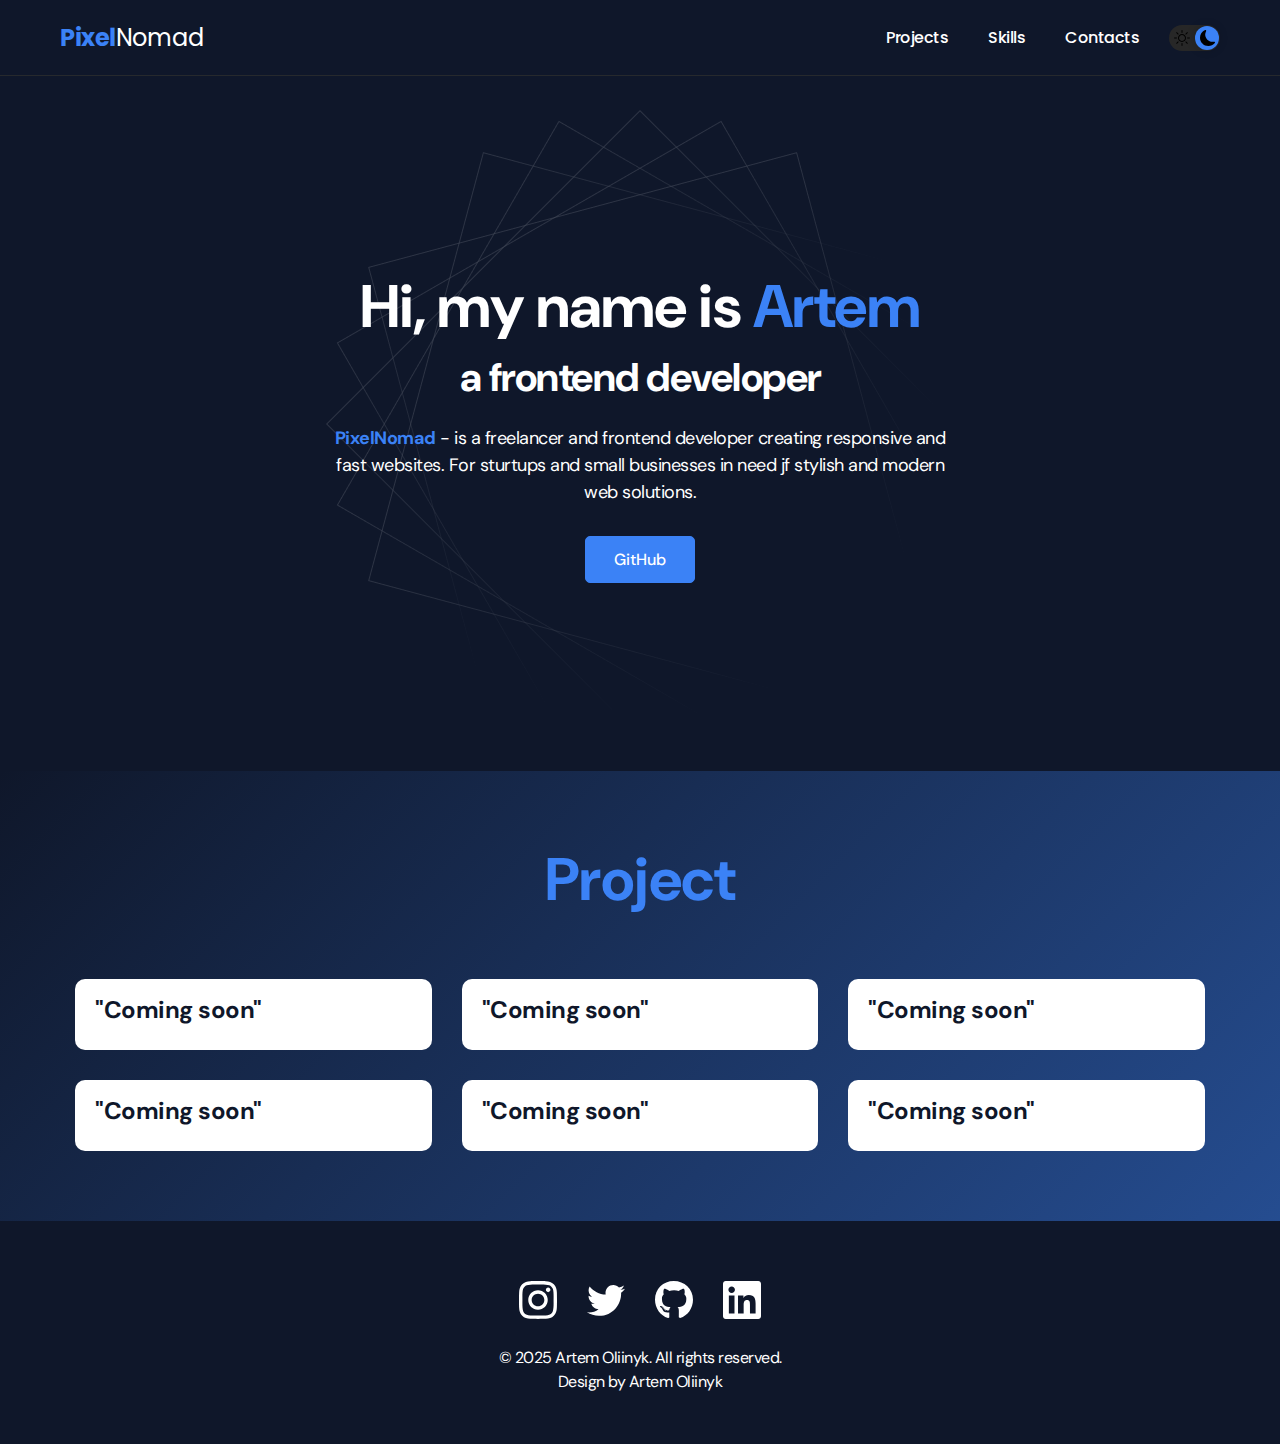
<file: index.html>
<!DOCTYPE html>
<html lang="en">

<head>
  <meta charset="UTF-8" />
  <meta name="viewport" content="width=device-width, initial-scale=1.0" />
  <title>ArtOliinyk-Portfolio</title>
  <link rel="stylesheet" href="css/main.css" />
  <link rel="stylesheet" href="css/reset.css" />
</head>

<body>

  <nav class="nav">
    <div class="container">
      <div class="nav-row">
        <a href="./index.html" class="logo"><strong>Pixel</strong>Nomad</a>

        <button class="white-mobe-btn white-mobe-btn--active">
          <img src="img/icons/sun.svg" alt="Dark mode" class="white-mode-btn__icon">
          <img src="img/icons/lun.svg" alt="Light mode" class="white-mode-btn__icon">
        </button>

        <ul class="nav-list">
          <li class="nav-list__item"><a href="index.html" class="nav-list__link">Projects</a></li>
          <li class="nav-list__item"><a href="skills.html" class="nav-list__link">Skills</a></li>
          <li class="nav-list__item"><a href="contacts.html" class="nav-list__link">Contacts</a></li>
        </ul>
      </div>
    </div>
  </nav>

  <header class="header">
    <div class="header__wrapper">
      <h1 class="header__title">
        <strong>Hi, my name is <em>Artem</em></strong><br>
        a frontend developer
      </h1>
      <div class="header__text">
        <p><strong>PixelNomad</strong> - is a freelancer and frontend developer creating responsive and fast websites.
          For
          sturtups and small businesses in need jf stylish and modern web solutions.</p>
      </div>
      <a href="https://github.com/ArtOleynik" class="btn">GitHub</a>
    </div>
  </header>

  <main class="section">
    <div class="container">
      <h2 class="title-1">Project</h2>
      <ul class="projects">
        <li class="project">
          <a href="project-page.html">
            <!--<img src="./img/projects/" alt="project img" class="project__img">-->
            <h3 class="project__title">"Coming soon"</h3>
          </a>
        </li>
        <li class="project">
          <a href="project-page.html">
            <!--<img src="./img/projects/" alt="project img" class="project__img">-->
            <h3 class="project__title">"Coming soon"</h3>
          </a>
        </li>
        <li class="project">
          <a href="project-page.html">
            <!--<img src="./img/projects/" alt="project img" class="project__img">-->
            <h3 class="project__title">"Coming soon"</h3>
          </a>
        </li>
        <li class="project">
          <a href="project-page.html">
            <!--<img src="./img/projects/" alt="project img" class="project__img">-->
            <h3 class="project__title">"Coming soon"</h3>
          </a>
        </li>
        <li class="project">
          <a href="project-page.html">
            <!--<img src="./img/projects/" alt="project img" class="project__img">-->
            <h3 class="project__title">"Coming soon"</h3>
          </a>
        </li>
        <li class="project">
          <a href="project-page.html">
            <!--<img src="./img/projects/" alt="project img" class="project__img">-->
            <h3 class="project__title">"Coming soon"</h3>
          </a>
        </li>
      </ul>
    </div>
  </main>

  <div class="footer">
    <div class="container">
      <div class="footer__wrapper">
        <ul class="social">
          <li class="social__item">
            <a href="https://www.instagram.com/01eyn1k?igsh=MXJoanZlOXhsYnFicQ%3D%3D&utm_source=qr" target="_blank">
              <img src="img/icons/instagram.svg" alt="Link">
            </a>
          </li>
          <li class="social__item">
            <a href="https://x.com/artoliinyk?s=21" target="_blank">
              <img src="img/icons/twitter.svg" alt="Link">
            </a>
          </li>
          <li class="social__item">
            <a href="https://github.com/ArtOleynik" target="_blank">
              <img src="img/icons/gitHub.svg" alt="Link">
            </a>
          </li>
          <li class="social__item">
            <a href="https://www.linkedin.com/in/artem-oliinyk-03243835a/" target="_blank">
              <img src="img/icons/linkedIn.svg" alt="Link">
            </a>
          </li>
        </ul>
        <div class="copyright">
          <p class="footer__text">© 2025 Artem Oliinyk. All rights reserved.</p>
          <p class="footer__text title">Design by Artem Oliinyk</p>
        </div>
      </div>
    </div>
  </div>

  <script src="js/main.js"></script>
</body>

</html>
</file>
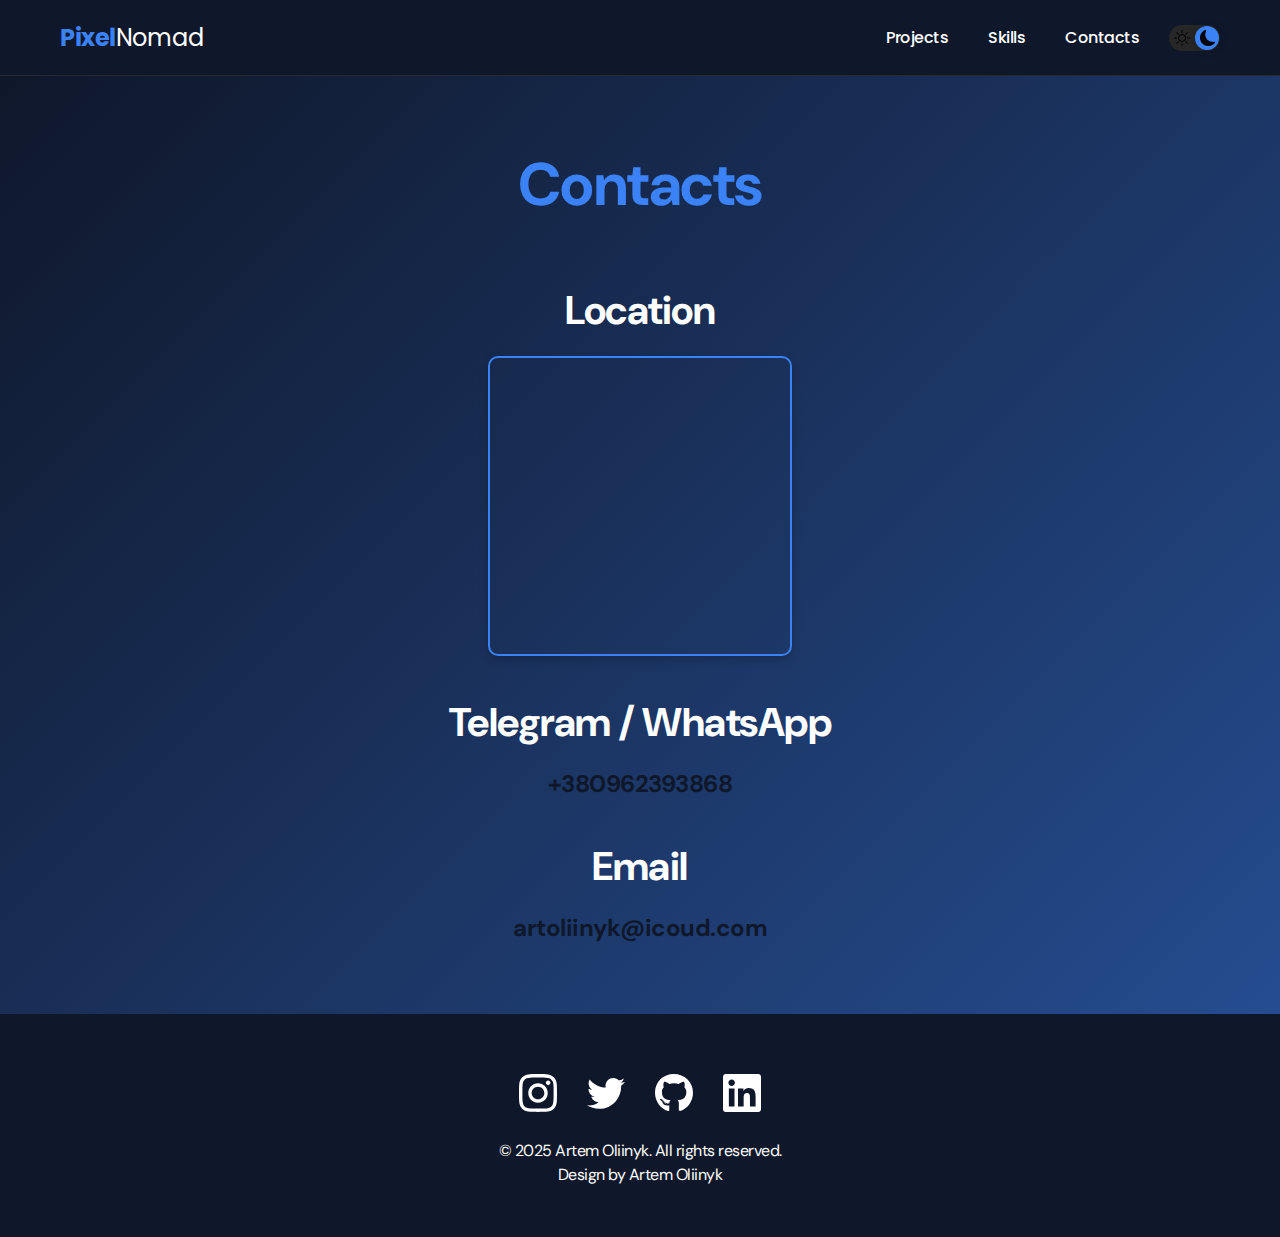
<file: contacts.html>
<!DOCTYPE html>
<html lang="en">

<head>
	<meta charset="UTF-8" />
	<meta name="viewport" content="width=device-width, initial-scale=1.0" />
	<title>ArtOliinyk-Portfolio</title>
	<link rel="stylesheet" href="css/main.css" />
</head>

<body>
	<nav class="nav">
		<div class="container">
			<div class="nav-row">
				<a href="./index.html" class="logo"><strong>Pixel</strong>Nomad</a>

				<button class="white-mobe-btn white-mobe-btn--active">
					<img src="img/icons/sun.svg" alt="Light mode" class="white-mode-btn__icon">
					<img src="img/icons/lun.svg" alt="Dark mode" class="white-mode-btn__icon">
				</button>

				<ul class="nav-list">
					<li class="nav-list__item"><a href="./index.html" class="nav-list__link">Projects</a></li>
					<li class="nav-list__item"><a href="./skills.html" class="nav-list__link">Skills</a></li>
					<li class="nav-list__item"><a href="./contacts.html" class="nav-list__link">Contacts</a></li>
				</ul>
			</div>
		</div>
	</nav>

	<main class="section">
		<div class="container">
			<h1 class="title-1">Contacts</h1>
			<ul class="content-list">
				<li class="content-list__item">
					<h2 class="title-2">Location</h2>
					<!-- Встраиваем карту Google Maps -->
					<div style="width: 100%; height: 300px;">
						<div class="map-container">
							<iframe
								src="https://www.google.com/maps/embed?pb=!1m14!1m12!1m3!1d43001.51430843275!2d34.04423993660332!3d47.653443443339135!2m3!1f0!2f0!3f0!3m2!1i1024!2i768!4f13.1!5e0!3m2!1sru!2sua!4v1744569698706!5m2!1sru!2sua"
								width="100%" height="300" style="border:0;" allowfullscreen="" loading="lazy"
								referrerpolicy="no-referrer-when-downgrade">
							</iframe>
						</div>
				</li>

				<li class="content-list__item">
					<h2 class="title-2">Telegram / WhatsApp</h2>
					<p><a href="tel:+380962393868">+380962393868</a></p>
				</li>

				<li class="content-list__item">
					<h2 class="title-2">Email</h2>
					<p><a href="mailto:artoliinyk@icoud.com">artoliinyk@icoud.com</a></p>

			</ul>
		</div>
	</main>

	<div class="footer">
		<div class="container">
			<div class="footer__wrapper">
				<ul class="social">
					<li class="social__item">
						<a href="#!"><img src="img/icons/instagram.svg" alt="Link"></a>
					</li>
					<li class="social__item">
						<a href="#!"><img src="img/icons/twitter.svg" alt="Link"></a>
					</li>
					<li class="social__item">
						<a href="#!"><img src="img/icons/gitHub.svg" alt="Link"></a>
					</li>
					<li class="social__item">
						<a href="#!"><img src="img/icons/linkedIn.svg" alt="Link"></a>
					</li>
				</ul>
				<div class="copyright">
					<p class="footer__text">© 2025 Artem Oliinyk. All rights reserved.</p>
					<p class="footer__text title">Design by Artem Oliinyk</p>
				</div>
			</div>
		</div>
	</div>


	<script src="./js/main.js"></script>
</body>

</html>
</file>
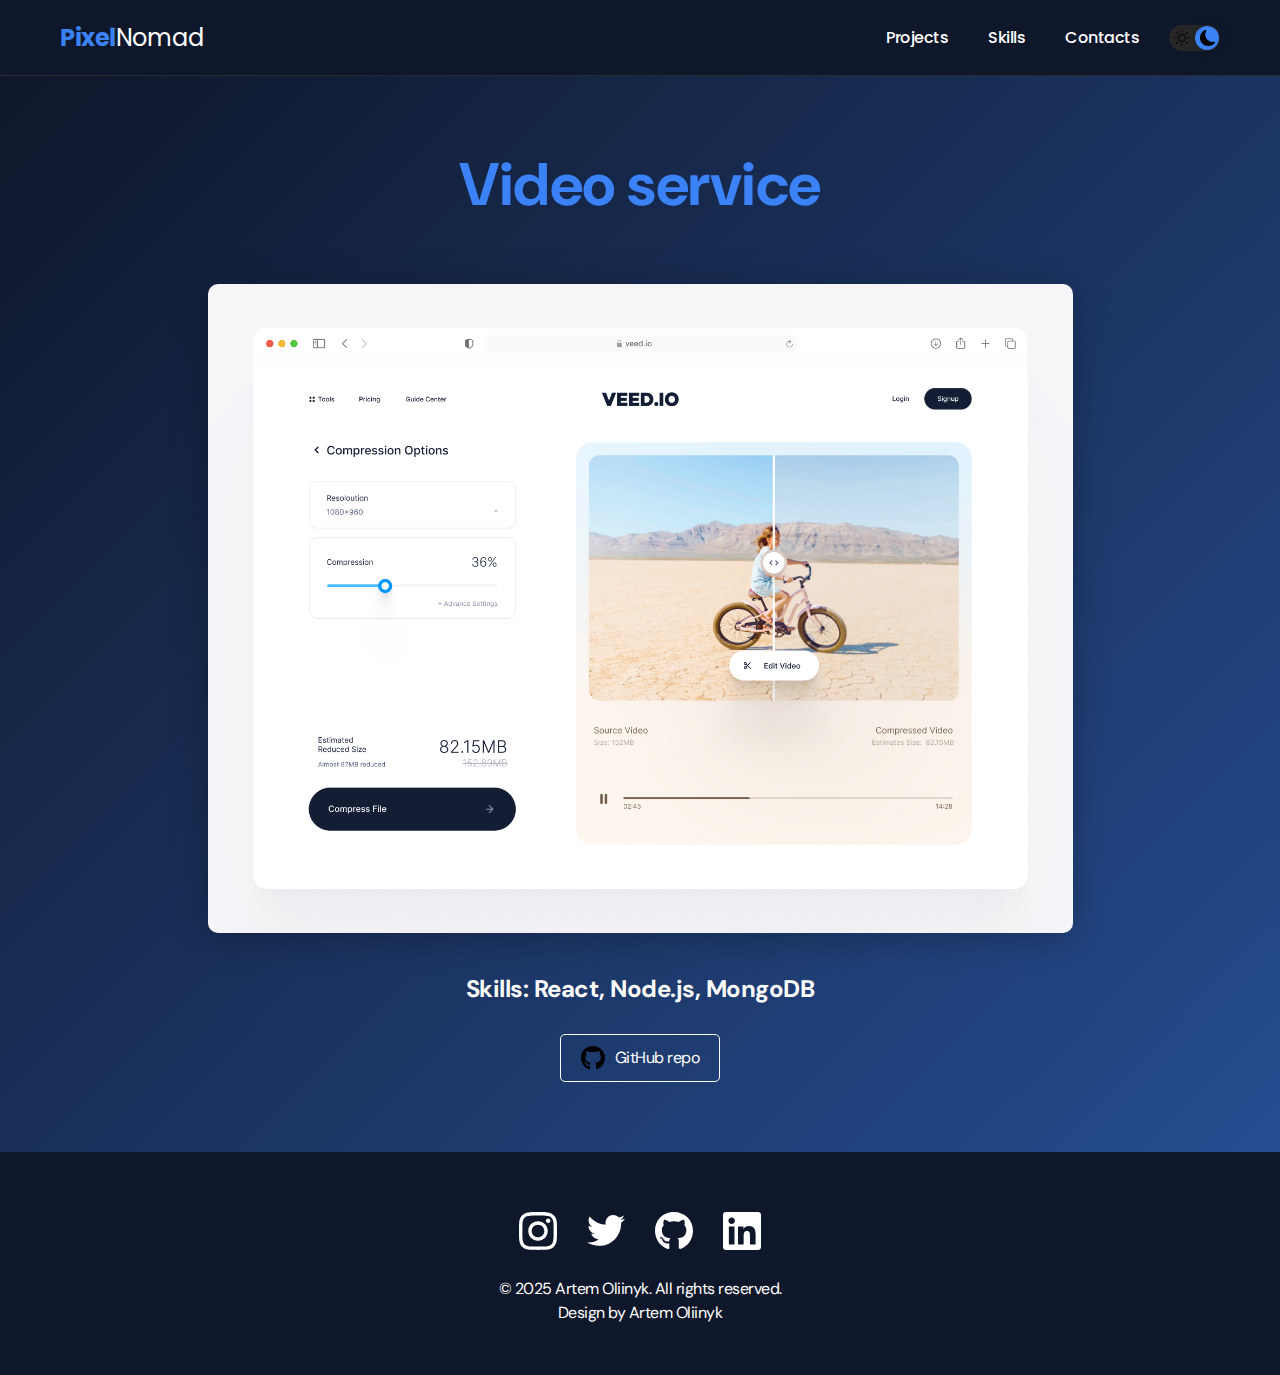
<file: project-page.html>
<!DOCTYPE html>
<html lang="en">

<head>
	<meta charset="UTF-8" />
	<meta name="viewport" content="width=device-width, initial-scale=1.0" />
	<title>ArtOliinyk-Portfolio</title>
	<link rel="stylesheet" href="css/main.css" />
	<link rel="stylesheet" href="css/reset.css" />
</head>

<body>
	<nav class="nav">
		<div class="container">
			<div class="nav-row">
				<a href="index.html" class="logo"><strong>Pixel</strong>Nomad</a>

				<button class="white-mobe-btn white-mobe-btn--active">
					<img src="img/icons/sun.svg" alt="Light mode" class="white-mode-btn__icon">
					<img src="img/icons/lun.svg" alt="Dark mode" class="white-mode-btn__icon">
				</button>

				<ul class="nav-list">
					<li class="nav-list__item"><a href="index.html" class="nav-list__link">Projects</a></li>
					<li class="nav-list__item"><a href="skills.html" class="nav-list__link">Skills</a></li>
					<li class="nav-list__item"><a href="contacts.html" class="nav-list__link">Contacts</a></li>
				</ul>
			</div>
		</div>
	</nav>

	<main class="section">
		<div class="container">
			<div class="projects-detales">
				<h1 class="title-1">Video service</h1>
				<img src="img/projects/02-big.jpg" alt="" class="projects-detalis__cover">
				<div class="projects-detalis__desc">
					<p>Skills: React, Node.js, MongoDB</p>
				</div>
				<a href="#!" class="btn-outline">
					<img src="img/icons/gitHub-black.svg" alt="">
					GitHub repo
				</a>
			</div>
		</div>
	</main>

	<div class="footer">
		<div class="container">
			<div class="footer__wrapper">
				<ul class="social">
					<li class="social__item">
						<a href="https://www.instagram.com/01eyn1k?igsh=MXJoanZlOXhsYnFicQ%3D%3D&utm_source=qr" target="_blank">
							<img src="img/icons/instagram.svg" alt="Link">
						</a>
					</li>
					<li class="social__item">
						<a href="https://x.com/artoliinyk?s=21" target="_blank">
							<img src="img/icons/twitter.svg" alt="Link">
						</a>
					</li>
					<li class="social__item">
						<a href="https://github.com/ArtOleynik" target="_blank">
							<img src="img/icons/gitHub.svg" alt="Link">
						</a>
					</li>
					<li class="social__item">
						<a href="https://www.linkedin.com/in/artem-oliinyk-03243835a/" target="_blank">
							<img src="img/icons/linkedIn.svg" alt="Link">
						</a>
					</li>
				</ul>
				<div class="copyright">
					<p class="footer__text">© 2025 Artem Oliinyk. All rights reserved.</p>
					<p class="footer__text title">Design by Artem Oliinyk</p>
				</div>
			</div>
		</div>
	</div>

	<script src="js/main.js"></script>
</body>

</html>
</file>
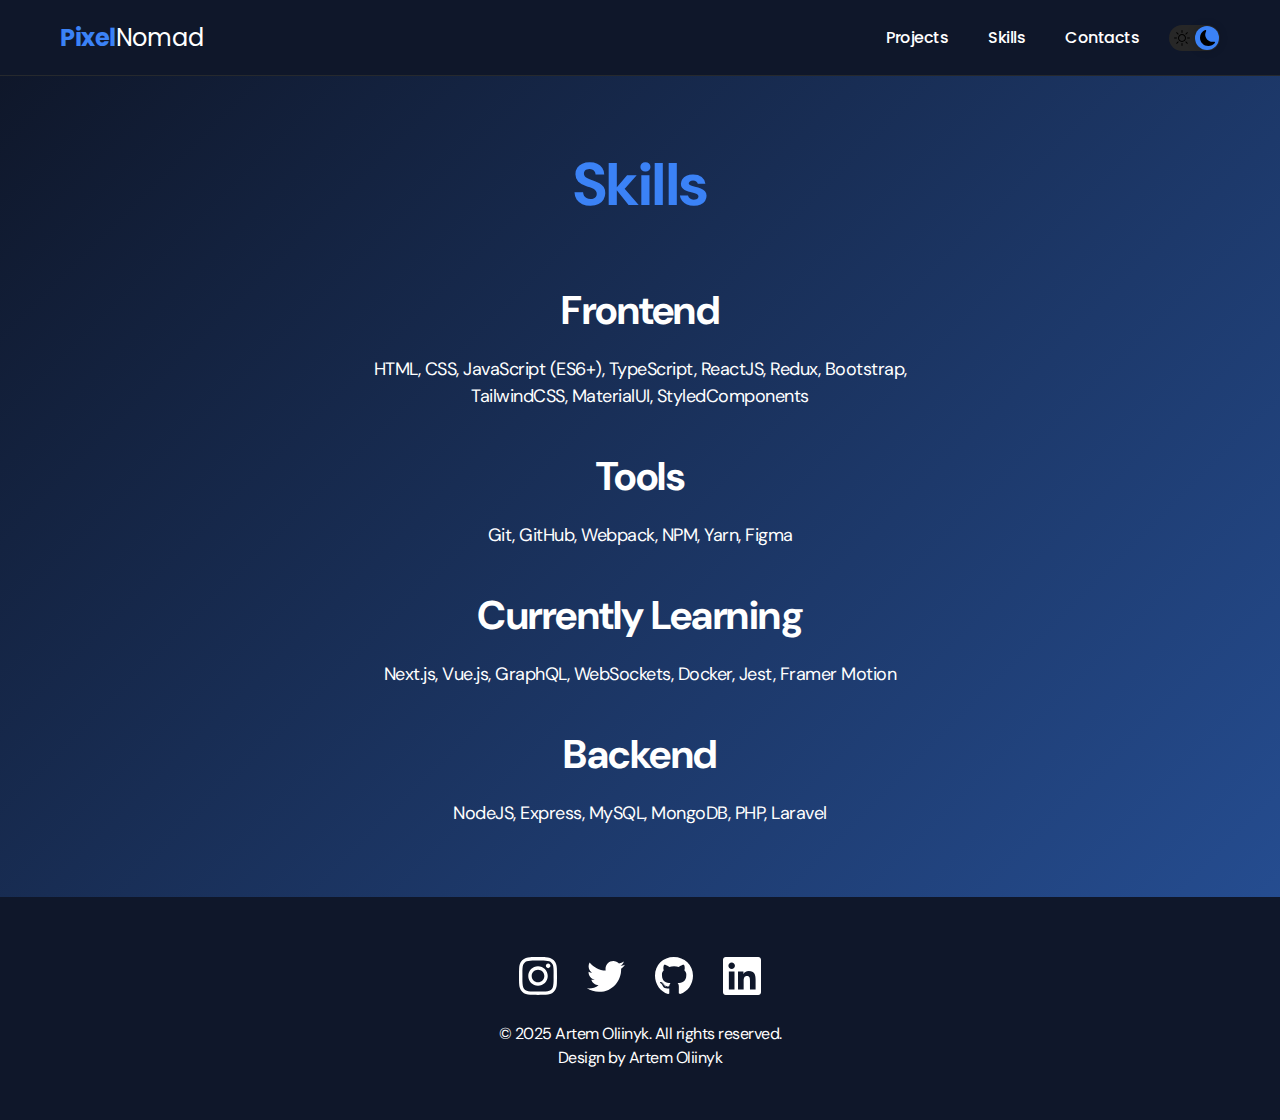
<file: skills.html>
<!DOCTYPE html>
<html lang="en">

<head>
	<meta charset="UTF-8" />
	<meta name="viewport" content="width=device-width, initial-scale=1.0" />
	<title>ArtOliinyk-Portfolio</title>
	<link rel="stylesheet" href="css/main.css" />
	<link rel="stylesheet" href="css/reset.css" />
</head>

<body>
	<nav class="nav">
		<div class="container">
			<div class="nav-row">
				<a href="index.html" class="logo"><strong>Pixel</strong>Nomad</a>

				<button class="white-mobe-btn white-mobe-btn--active">
					<img src="img/icons/sun.svg" alt="Light mode" class="white-mode-btn__icon">
					<img src="img/icons/lun.svg" alt="Dark mode" class="white-mode-btn__icon">
				</button>

				<ul class="nav-list">
					<li class="nav-list__item"><a href="index.html" class="nav-list__link">Projects</a></li>
					<li class="nav-list__item"><a href="skills.html" class="nav-list__link">Skills</a></li>
					<li class="nav-list__item"><a href="contacts.html" class="nav-list__link">Contacts</a></li>
				</ul>
			</div>
		</div>
	</nav>

	<main class="section">
		<div class="container">
			<h1 class="title-1">Skills</h1>

			<!-- Освоенные навыки -->
			<ul class="content-list">
				<li class="content-list__item">
					<h2 class="title-2">Frontend</h2>
					<p>HTML, CSS, JavaScript (ES6+), TypeScript, ReactJS, Redux, Bootstrap, TailwindCSS, MaterialUI,
						StyledComponents</p>
				</li>
				<li class="content-list__item">
					<h2 class="title-2">Tools</h2>
					<p>Git, GitHub, Webpack, NPM, Yarn, Figma</p>
				</li>
				<li class="content-list__item">
					<h2 class="title-2">Currently Learning</h2>
					<p>Next.js, Vue.js, GraphQL, WebSockets, Docker, Jest, Framer Motion</p>
				</li>
				<li class="content-list__item">
					<h2 class="title-2">Backend</h2>
					<p>NodeJS, Express, MySQL, MongoDB, PHP, Laravel</p>
				</li>
			</ul>
		</div>
	</main>

	<div class="footer">
		<div class="container">
			<div class="footer__wrapper">
				<ul class="social">
					<li class="social__item">
						<a href="https://www.instagram.com/01eyn1k?igsh=MXJoanZlOXhsYnFicQ%3D%3D&utm_source=qr" target="_blank">
							<img src="img/icons/instagram.svg" alt="Link">
						</a>
					</li>
					<li class="social__item">
						<a href="https://x.com/artoliinyk?s=21" target="_blank">
							<img src="img/icons/twitter.svg" alt="Link">
						</a>
					</li>
					<li class="social__item">
						<a href="https://github.com/ArtOleynik" target="_blank">
							<img src="img/icons/gitHub.svg" alt="Link">
						</a>
					</li>
					<li class="social__item">
						<a href="https://www.linkedin.com/in/artem-oliinyk-03243835a/" target="_blank">
							<img src="img/icons/linkedIn.svg" alt="Link">
						</a>
					</li>
				</ul>
				<div class="copyright">
					<p class="footer__text">© 2025 Artem Oliinyk. All rights reserved.</p>
					<p class="footer__text title">Design by Artem Oliinyk</p>
				</div>
			</div>
		</div>
	</div>

	<script src="js/main.js"></script>
</body>

</html>
</file>
<file: css/main.css>
/* ==========================
   Основные стили
========================== */

/* Сброс стилей и подключение шрифтов */
@import "/css/reset.css";
@import url("https://fonts.googleapis.com/css2?family=DM+Sans:ital,opsz,wght@0,9..40,100..1000;1,9..40,100..1000&family=Poppins:wght@400;500;700&display=swap");

/*
font-family: 'DM Sans', sans-serif;
font-family: 'Poppins', sans-serif; 
*/

/* Переменные для цветов */
:root{
  --black: #0f172a; /* Основной чёрный цвет */
  --black-border: #26292d; /* Цвет для границ */
  --white: #fff; /* Белый цвет */
  --purple: #3b82f6; /* Акцентный синий цвет */

  --text-color: var(--black); /* Основной цвет текста */
  --dark-bg: var(--black); /* Фон для тёмной темы */
  --dark-border: var(--black-border);  /* Границы для тёмной темы */
  --header-text: var(--white); /* Цвет текста в заголовках */
  --accent: var(--purple)   /* Акцентный цвет */

  /*Light mode*/  /* Переменные для светлой темы */
  --page-bg: var(--white); /* Фон страницы */
  --text-color: var(--black); /* Цвет текста */

}

/* Тёмная тема (по умолчанию) */
.dark-theme {
  --page-bg: #0f172a; /* Тёмный фон страницы */
  --text-color: #ffffff; /* Белый текст */
  --header-text: #ffffff; /* Белый текст для заголовков */
  --accent: #3b82f6; /* Акцентный синий цвет */
}

/* Светлая тема */
.light-theme {
  --page-bg: #3b6a95; /* Светло-серый фон */
  --header-bg: #64a3d1; /* Светло-голубой фон для header */
  --header-text: #fff; /* Тёмно-серый текст для заголовков */
  --accent: #3b82f6; /* Акцентный синий цвет */
}

/* Применение переменных */
body {
  background-color: var(--page-bg); /* Фон страницы */
  color: var(--text-color); /* Цвет текста */
}

/* Стили для ссылок */
a {
  color: var(--accent); /* Акцентный цвет для ссылок */
}

html,
body {
  font-family: "DM Sans", sans-serif;
  letter-spacing: -0.5px;
  color: var(--text-color);
  height: 100%;
  display: flex;
  flex-direction: column;

  background-color: var(--page-bg);
}

/* Контейнер для центрирования контента */
.container {
  max-width: 1200px; /* Максимальная ширина */
  margin: 0 auto; /* Центрирование */
  padding: 0 20px; /* Внутренние отступы */
}

.none{
  display: none !important;
}

/* ==========================
   Навигация
========================== */
/* Навигация */
.nav {
  padding: 20px 0; /* Внутренние отступы */
  border-bottom: 1px solid var(--dark-border); /* Нижняя граница */
  background-color: var(--page-bg); /* Фон навигации */
  color: var(--header-text); /* Цвет текста */
}

.nav-row {
  display: flex; /* Flex-контейнер */
  justify-content: flex-end; /* Элементы выравниваются вправо */
  align-items: center; /* Центрирование по вертикали */
  column-gap: 30px; /* Расстояние между элементами */
  row-gap: 20px; /* Расстояние между строками */
  flex-wrap: wrap; /* Перенос элементов на новую строку */
  max-width: 1200px; /* Максимальная ширина */
}

/* Логотип */
.logo {
  margin-right: auto; /* Отступ вправо */
  color: var(--header-text); /* Цвет текста */
  font-size: 24px; /* Размер шрифта */
  font-family: 'Poppins', sans-serif; /* Шрифт логотипа */
  transition: color 0.3s ease; /* Плавный переход цвета */
}

.logo strong {
  font-weight: 700; /* Жирный текст */
  color: var(--accent); /* Акцентный цвет */
  transition: color 0.3s ease; /* Плавный переход цвета */
}

.logo:hover {
  color: var(--accent); /* Изменение цвета основного текста */
}

.logo:hover strong {
  color: var(--header-text); /* Изменение цвета выделенного текста */
}

/* Список навигации */
.nav-list {
  display: flex; /* Flex-контейнер */
  flex-wrap: wrap; /* Перенос элементов на новую строку */
  row-gap: 10px; /* Расстояние между строками */
  align-items: center; /* Центрирование по вертикали */
  column-gap: 40px; /* Расстояние между элементами */
  font-size: 16px; /* Размер шрифта */
  font-weight: 500; /* Толщина шрифта */
  font-family: 'Poppins', sans-serif; /* Шрифт */
}

.nav-list__link {
  position: relative; /* Для позиционирования */
  color: var(--header-text); /* Цвет текста */
  text-decoration: none; /* Убираем подчёркивание */
  transition: transform 0.3s ease, color 0.3s ease; /* Плавный переход */
}

.nav-list__link:hover {
  transform: scale(1.1); /* Увеличение ссылки на 10% */
  color: var(--accent); /* Изменение цвета текста при наведении */
}

/* Кнопка переключения темы */
.white-mobe-btn {
  order: 9; /* Порядок в flex-контейнере */
  position: relative; /* Для позиционирования */
  display: flex; /* Flex-контейнер */
  justify-content: space-between; /* Распределение элементов */
  border-radius: 50px; /* Скруглённые углы */
  width: 51px; /* Ширина кнопки */
  height: 26px; /* Высота кнопки */
  padding: 5px; /* Внутренние отступы */
  background-color: #272727; /* Фон кнопки */
}

.white-mobe-btn:hover {
  background-color: var(--accent); /* Изменение цвета фона при наведении */
  cursor: pointer; /* Указатель при наведении */
}

.white-mobe-btn::before {
  content: ''; /* Псевдоэлемент */
  position: absolute; /* Абсолютное позиционирование */
  top: 1px; /* Отступ сверху */
  left: 1px; /* Отступ слева */
  display: block; /* Блочный элемент */
  width: 24px; /* Ширина */
  height: 24px; /* Высота */
  background-color: var(--white); /* Цвет фона */
  border-radius: 50%; /* Скруглённые углы */
  transition: left 0.3s ease, background-color 0.3s ease; /* Плавный переход */
  box-shadow: 0 0 10px rgba(0, 0, 0, 0.2); /* Тень */
}

.white-mobe-btn--active::before {
  left: 26px; /* Положение при активной кнопке */
  background-color: var(--accent); /* Акцентный цвет */
}

.white-mode-btn__icon {
  position: relative; /* Устанавливаем относительное позиционирование для иконки */
  z-index: 9; /* Устанавливаем приоритет отображения иконки над другими элементами */
}

.title-1 {
  margin-bottom: 60px; /* Отступ снизу для разделения с другими элементами */
  font-size: 60px; /* Размер шрифта заголовка */
  font-weight: 700; /* Толщина шрифта (жирный) */
  line-height: 1.3; /* Межстрочный интервал */
  color: var(--accent); /* Цвет текста, использующий акцентный цвет */
  text-align: center; /* Выравнивание текста по центру */
  transition: color 0.3s ease, text-shadow 0.3s ease; /* Плавный переход для изменения цвета и тени текста */
}

.title-1:hover {
  color: var(--white); /* Изменение цвета текста */
  text-shadow: 0 0 10px var(--accent), 0 0 20px var(--accent); /* Добавление свечения */
}

.title-2{
  margin-bottom: 20px;
  font-size: 40px;
  font-weight: 700;
  line-height: 1.3;
  color: var(--white);
  text-align: center;
}

/* ==========================
   Header
========================== */
.header {
  padding: 40px 0; /* Внутренние отступы сверху и снизу */
  min-height: 695px; /* Минимальная высота header */

  display: flex; /* Flex-контейнер */
  justify-content: center; /* Центрирование содержимого по горизонтали */
  align-items: center; /* Центрирование содержимого по вертикали */

  background-color: var(--header-bg); /* Используем переменную для фона */
  background-image: url('./../img/header-bg.png.png'); /* Фоновое изображение */
  background-repeat: no-repeat; /* Отключаем повторение изображения */
  background-size: auto; /* Автоматический размер изображения */
  background-position: center center; /* Центрирование изображения */
  color: var(--header-text); /* Используем переменную для цвета текста */
  text-align: center; /* Выравнивание текста по центру */
}

.header__wrapper {
  padding: 0 15px; /* Внутренние отступы по бокам */
  max-width: 660px; /* Максимальная ширина */
  box-sizing: border-box; /* Учитываем padding в ширине */
}

.header__title {
  font-size: 40px; /* Размер шрифта заголовка */
  font-weight: 700; /* Толщина шрифта (жирный) */
  line-height: 1.4; /* Межстрочный интервал */
  margin-bottom: 20px; /* Отступ снизу */
}

.header__title em {
  font-style: normal; /* Убираем курсив */
  color: var(--accent); /* Акцентный цвет */
}

.header__title strong {
  color: var(--white); /* Белый цвет текста */
  font-weight: 700; /* Жирный текст */
  font-size: 60px; /* Увеличенный размер шрифта */
}

.header__text {
  font-size: 18px; /* Размер текста */
  font-weight: 400; /* Толщина шрифта (обычный) */
  line-height: 1.5; /* Межстрочный интервал */
  margin-bottom: 30px; /* Отступ снизу */
}

.header__text strong {
  color: var(--accent); /* Акцентный цвет текста */
  font-weight: 700; /* Жирный текст */
  line-height: 1.3; /* Межстрочный интервал */
}

.header__text p + p {
  margin-top: 0.5em; /* Отступ сверху для второго абзаца */
}

.btn {
  display: inline-block; /* Инлайн-блочный элемент */
  padding: 12px 28px; /* Внутренние отступы */
  background-color: var(--accent); /* Фон кнопки */
  color: var(--white); /* Цвет текста */
  letter-spacing: 0.15px; /* Межбуквенный интервал */
  font-size: 16px; /* Размер текста */
  font-weight: 500; /* Толщина шрифта */
  text-decoration: none; /* Убираем подчёркивание */
  border-radius: 5px; /* Скруглённые углы */
  transition: all 0.3s ease-in-out; /* Плавный переход для всех свойств */
  border: 1px solid var(--accent); /* Граница кнопки */
}

.btn:hover {
  background-color: var(--white); /* Изменение фона при наведении */
  color: var(--accent); /* Изменение цвета текста при наведении */
  border: 1px solid var(--accent); /* Граница при наведении */
  transform: scale(1.05); /* Увеличение кнопки на 5% */
}

.btn:active {
  transform: scale(0.95); /* Уменьшение кнопки на 5% при нажатии */
}

.btn-outline {
  display: flex; /* Flex-контейнер */
  column-gap: 10px; /* Расстояние между элементами внутри кнопки */
  align-items: center; /* Центрирование элементов по вертикали */
  height: 48px; /* Высота кнопки */
  padding: 12px 20px; /* Внутренние отступы */
  border-radius: 5px; /* Скруглённые углы */
  border: 1px solid var(--white); /* Белая граница */
  background-color: transparent; /* Прозрачный фон */
  color: var(--white); /* Белый цвет текста */
  transition: all 0.3s ease-in-out; /* Плавный переход для всех свойств */
}

.btn-outline:hover {
  background-color: var(--white); /* Изменение фона при наведении */
  color: var(--black); /* Изменение цвета текста при наведении */
  border: 1px solid var(--accent); /* Изменение границы при наведении */
  transform: scale(1.05); /* Увеличение кнопки на 5% */
}

.btn-outline:active {
  transform: scale(0.95); /* Уменьшение кнопки на 5% при нажатии */
}
/* ==========================
   Основной контент
========================== */
.section {
  padding: 70px 0; /* Отступы сверху и снизу */
  background: linear-gradient(135deg, #0f172a, #3b82f6); /* Градиентный фон */
  background-size: 200% 200%; /* Увеличиваем размер фона для анимации */
  animation: gradientAnimation 5s ease infinite; /* Анимация бесконечна */
}



/* Стили для списка проектов */
.projects {
  display: flex; /* Flex-контейнер */
  flex-wrap: wrap; /* Перенос элементов на новую строку */
  column-gap: 30px; /* Расстояние между колонками */
  row-gap: 30px; /* Расстояние между строками */
  justify-content: center; /* Центрирование карточек */
}

.project {
  flex: 1 1 calc(33.333% - 30px); /* Три карточки в ряд */
  max-width: calc(33.333% - 30px); /* Учитываем отступы */
  box-sizing: border-box; /* Учитываем padding и border */
  border-radius: 10px; /* Скруглённые углы */
  background-color: var(--white); /* Белый фон */
  overflow: hidden; /* Обрезаем содержимое, выходящее за границы */
  transition: transform 0.7s ease, box-shadow 0.7s ease; /* Плавный переход для увеличения и тени */
}
.project:hover {
  transform: scale(1.05); /* Увеличение карточки на 5% */
  box-shadow: 0 10px 20px rgba(0, 0, 0, 0.2); /* Добавление тени */
  background-color: #3b6a95; /* Изменение фона на акцентный цвет */
  z-index: 1; /* Поднятие карточки над другими */
}

/*
.project__img {
  width: 100%;  Изображение занимает всю ширину карточки 
  height: auto;  Высота подстраивается автоматически 
  object-fit: cover;  Обрезает изображение, чтобы оно заполнило карточку 
}
*/
.project__title {
  padding: 15px 20px 25px; /* Внутренние отступы */
  font-size: 24px; /* Размер текста */
  font-weight: 700; /* Жирный текст */
  line-height: 1.3; /* Межстрочный интервал */
  color: var(--black); /* Цвет текста */
  transition: color 0.3s ease; /* Плавный переход для текста */
}
.project:hover .project__title {
  color: var(--white); /* Изменение цвета текста на белый при наведении */
}

/* ==========================
   Projects Details
========================== */
.projects-detales {
  margin: 0 auto; /* Центрирование */
  max-width: 865px; /* Максимальная ширина */
  display: flex; /* Flex-контейнер */
  flex-direction: column; /* Элементы располагаются вертикально */
  align-items: center; /* Центрирование по горизонтали */
}

.projects-detalis__cover {
  max-width: 100%; /* Изображение занимает всю ширину */
  margin-bottom: 40px; /* Отступ снизу */
  box-shadow: 0px 5px 35px rgba(0, 0, 0, 0.25); /* Тень */
  border-radius: 10px; /* Скруглённые углы */
}

.projects-detalis__desc {
  font-size: 24px; /* Размер текста */
  font-weight: 700; /* Жирный текст */
  line-height: 130%; /* Межстрочный интервал */
  color: var(--white); /* Белый текст */
  margin-bottom: 30px; /* Отступ снизу */
  text-align: center; /* Выравнивание текста по центру */
}

/* ==========================
   Content List
========================== */
.map-container {
  position: relative; /* Для позиционирования */
  width: 100%; /* Карта занимает всю ширину контейнера */
  height: 300px; /* Высота карты */
  border-radius: 10px; /* Скруглённые углы */
  overflow: hidden; /* Обрезаем содержимое, выходящее за границы */
  box-shadow: 0 4px 10px rgba(0, 0, 0, 0.2); /* Добавляем тень */
  border: 2px solid var(--accent); /* Рамка с акцентным цветом */
}

.map-container iframe {
  width: 100%; /* Карта занимает всю ширину контейнера */
  height: 100%; /* Карта занимает всю высоту контейнера */
  border: none; /* Убираем стандартную рамку iframe */
}

.content-list {
  margin: 0 auto; /* Центрирование */
  max-width: 570px; /* Максимальная ширина */
  display: flex; /* Flex-контейнер */
  flex-direction: column; /* Элементы располагаются вертикально */
  row-gap: 40px; /* Расстояние между элементами */
  align-items: center; /* Центрирование по горизонтали */
  text-align: center; /* Выравнивание текста по центру */
}

.content-list a {
  text-decoration: none; /* Убираем подчёркивание */
  color: var(--dark-bg); /* Цвет текста */
  font-size: 24px; /* Размер текста */
  font-weight: 700; /* Жирный текст */
  line-height: 1.3; /* Межстрочный интервал */
}

.content-list a:hover {
  color: var(--white); /* Изменение цвета текста при наведении */
  transition: color 0.3s ease; /* Плавный переход */
}

.content-list__item {
  font-size: 18px; /* Размер текста */
  line-height: 1.5; /* Межстрочный интервал */
}

.content-list__item p + p {
  margin-top: 0.5em; /* Отступ между абзацами */
}

/* ==========================
   Footer
========================== */
.footer {
  margin-top: auto; /* Отступ сверху для фиксации футера внизу */
  padding: 60px 0 50px; /* Отступы сверху и снизу */
  background-color: var(--dark-bg); /* Тёмный фон */
  color: var(--header-text); /* Цвет текста */
}

.footer__wrapper {
  display: flex; /* Flex-контейнер */
  flex-direction: column; /* Элементы располагаются вертикально */
  align-items: center; /* Центрирование по горизонтали */
  justify-content: center; /* Центрирование по вертикали */
  row-gap: 27px; /* Расстояние между элементами */
}

.social {
  display: flex; /* Flex-контейнер */
  column-gap: 30px; /* Расстояние между иконками */
  align-items: center; /* Центрирование по вертикали */
}

.social img {
  transition: transform 0.3s ease; /* Плавный переход */
}

.social img:hover {
  transform: scale(1.2); /* Увеличение на 20% при наведении */
}

.copyright {
  font-size: 16px; /* Размер текста */
  font-weight: 400; /* Толщина шрифта */
  line-height: 1.5; /* Межстрочный интервал */
  color: var(--header-text); /* Цвет текста */
}

.footer__text {
  display: flex; /* Flex-контейнер */
  justify-content: center; /* Центрирование по горизонтали */
  align-items: center; /* Центрирование по вертикали */
}

/* ==========================
   Адаптивность
========================== */
@media (max-width: 620px) {
  .header {
    min-height: unset; /* Убираем фиксированную высоту */
  }

  .header__title {
    font-size: 30px; /* Уменьшаем размер заголовка */
  }

  .header__title strong {
    font-size: 40px; /* Уменьшаем размер выделенного текста */
  }

  .nav-row {
    justify-content: space-between; /* Распределяем элементы */
  }

  .white-mobe-btn {
    order: 0; /* Перемещаем кнопку в начало */
  }

  .section {
    padding: 70px 0; /* Уменьшаем отступы */
  }

  .title-1 {
    font-size: 30px; /* Уменьшаем размер заголовка */
    margin-bottom: 40px; /* Уменьшаем отступ */
  }

  .title-2 {
    font-size: 30px; /* Уменьшаем размер подзаголовка */
    margin-bottom: 20px; /* Уменьшаем отступ */
  }

  .projects {
    column-gap: 20px; /* Уменьшаем расстояние между колонками */
    row-gap: 20px; /* Уменьшаем расстояние между строками */
  }

  .project {
    flex: 1 1 calc(50% - 20px); /* Две карточки в ряд */
    max-width: calc(50% - 20px); /* Учитываем отступы */
  }

  .project__title {
    font-size: 18px; /* Уменьшаем размер текста */
    padding: 15px; /* Уменьшаем отступы */
  }

  .projects-detalis__desc {
    font-size: 20px; /* Уменьшаем размер текста */
    margin-bottom: 20px; /* Уменьшаем отступ */
  }

  .footer {
    padding: 40px 0 30px; /* Уменьшаем отступы */
  }

  .footer__wrapper {
    row-gap: 20px; /* Уменьшаем расстояние между элементами */
  }

  .social {
    column-gap: 20px; /* Уменьшаем расстояние между иконками */
  }

  .social__item {
    width: 30px; /* Уменьшаем размер иконок */
    height: 30px; /* Уменьшаем размер иконок */
  }

  .content-list {
    row-gap: 30px; /* Уменьшаем расстояние между элементами */
  }

  .content-list__item {
    font-size: 16px; /* Уменьшаем размер текста */
  }
}

/* Анимация движения градиента */
@keyframes gradientAnimation {
  0% {
    background-position: 0% 50%; /* Начальная позиция */
  }
  50% {
    background-position: 100% 50%; /* Середина */
  }
  100% {
    background-position: 0% 50%; /* Возврат к началу */
  }
}
</file>
